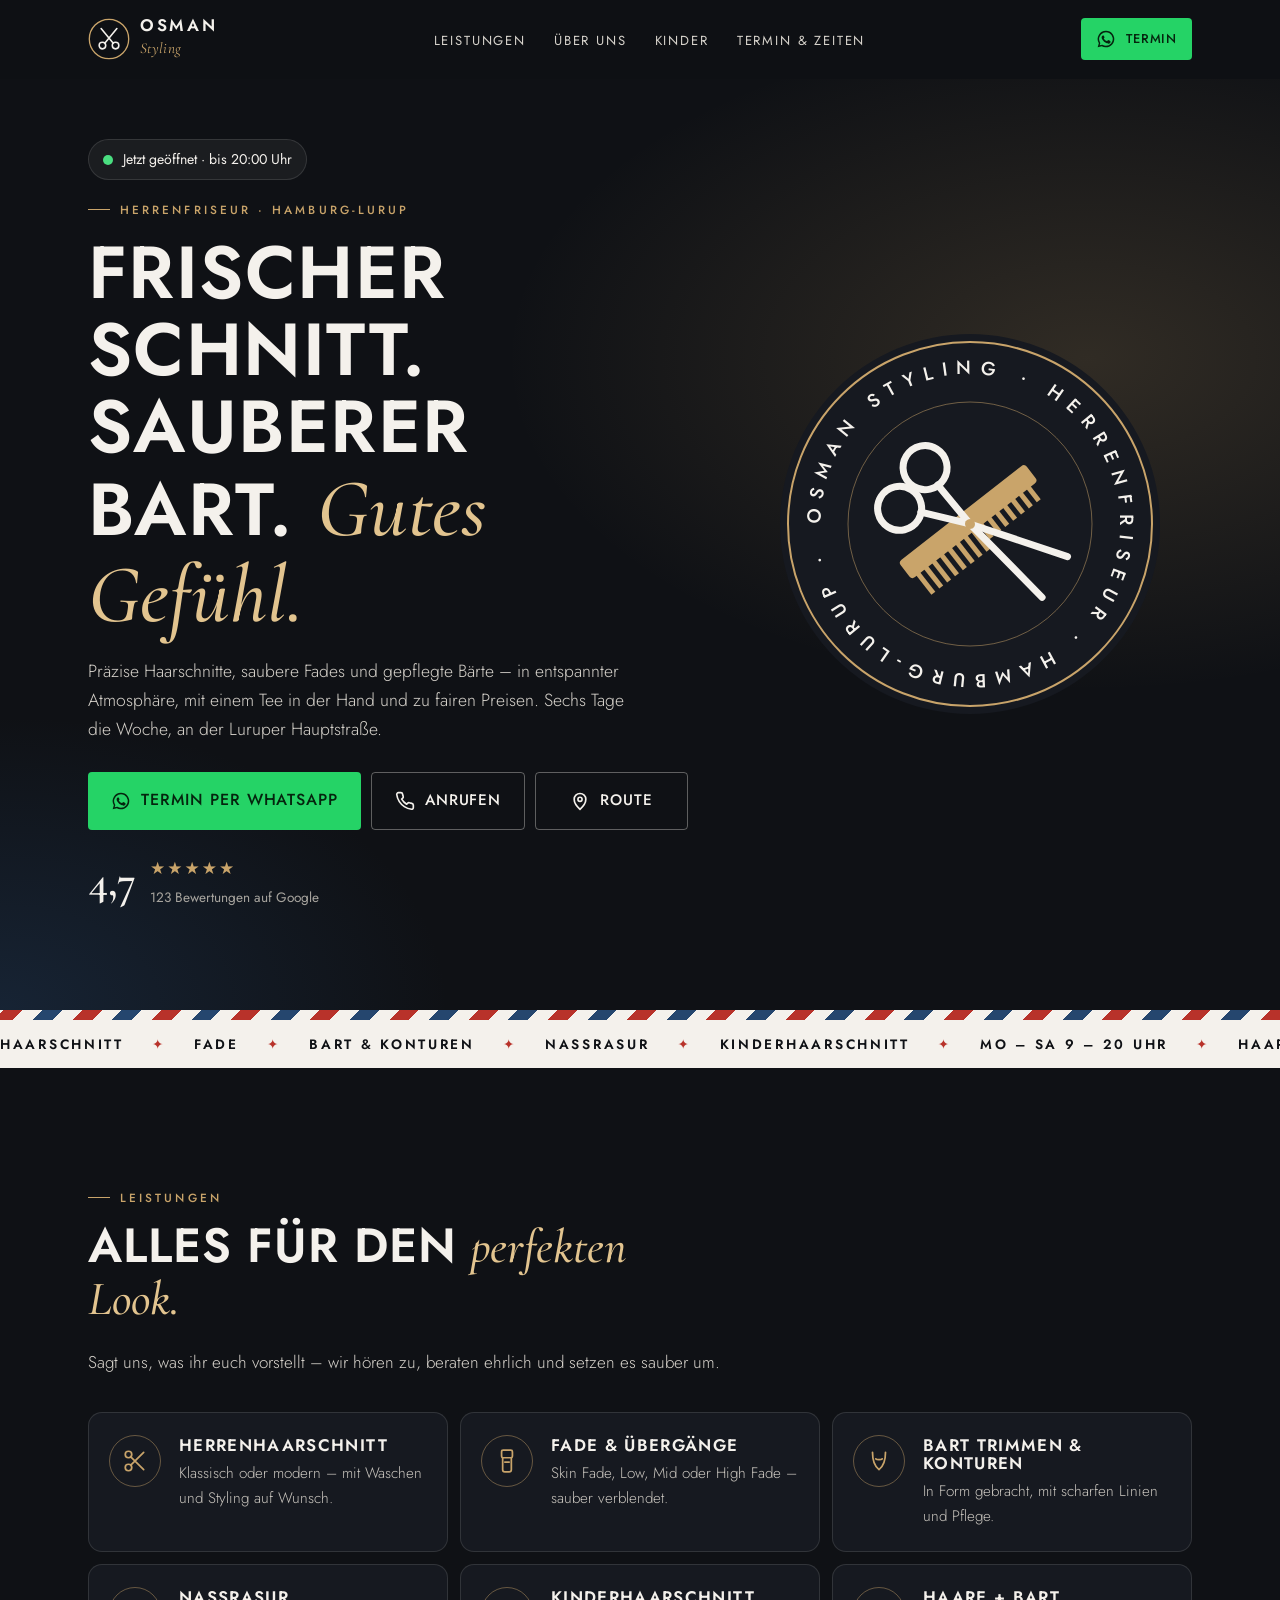
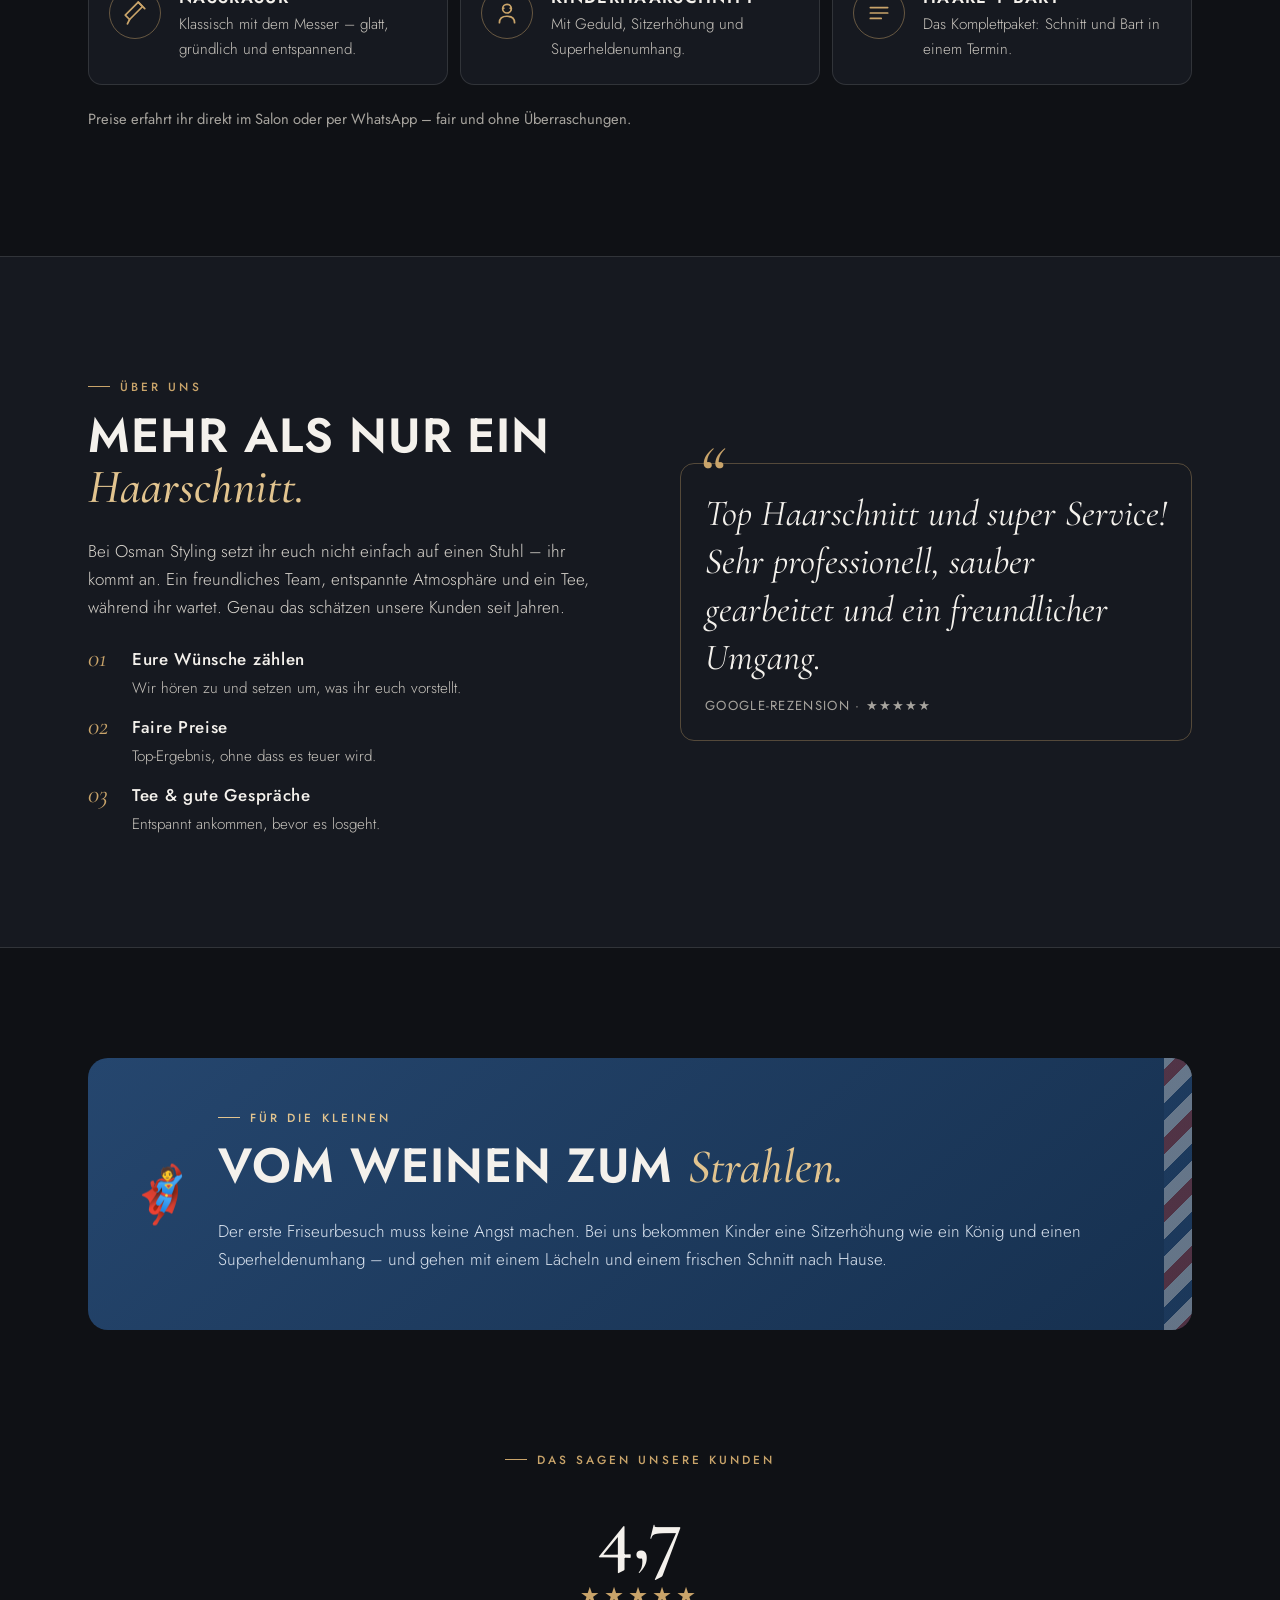
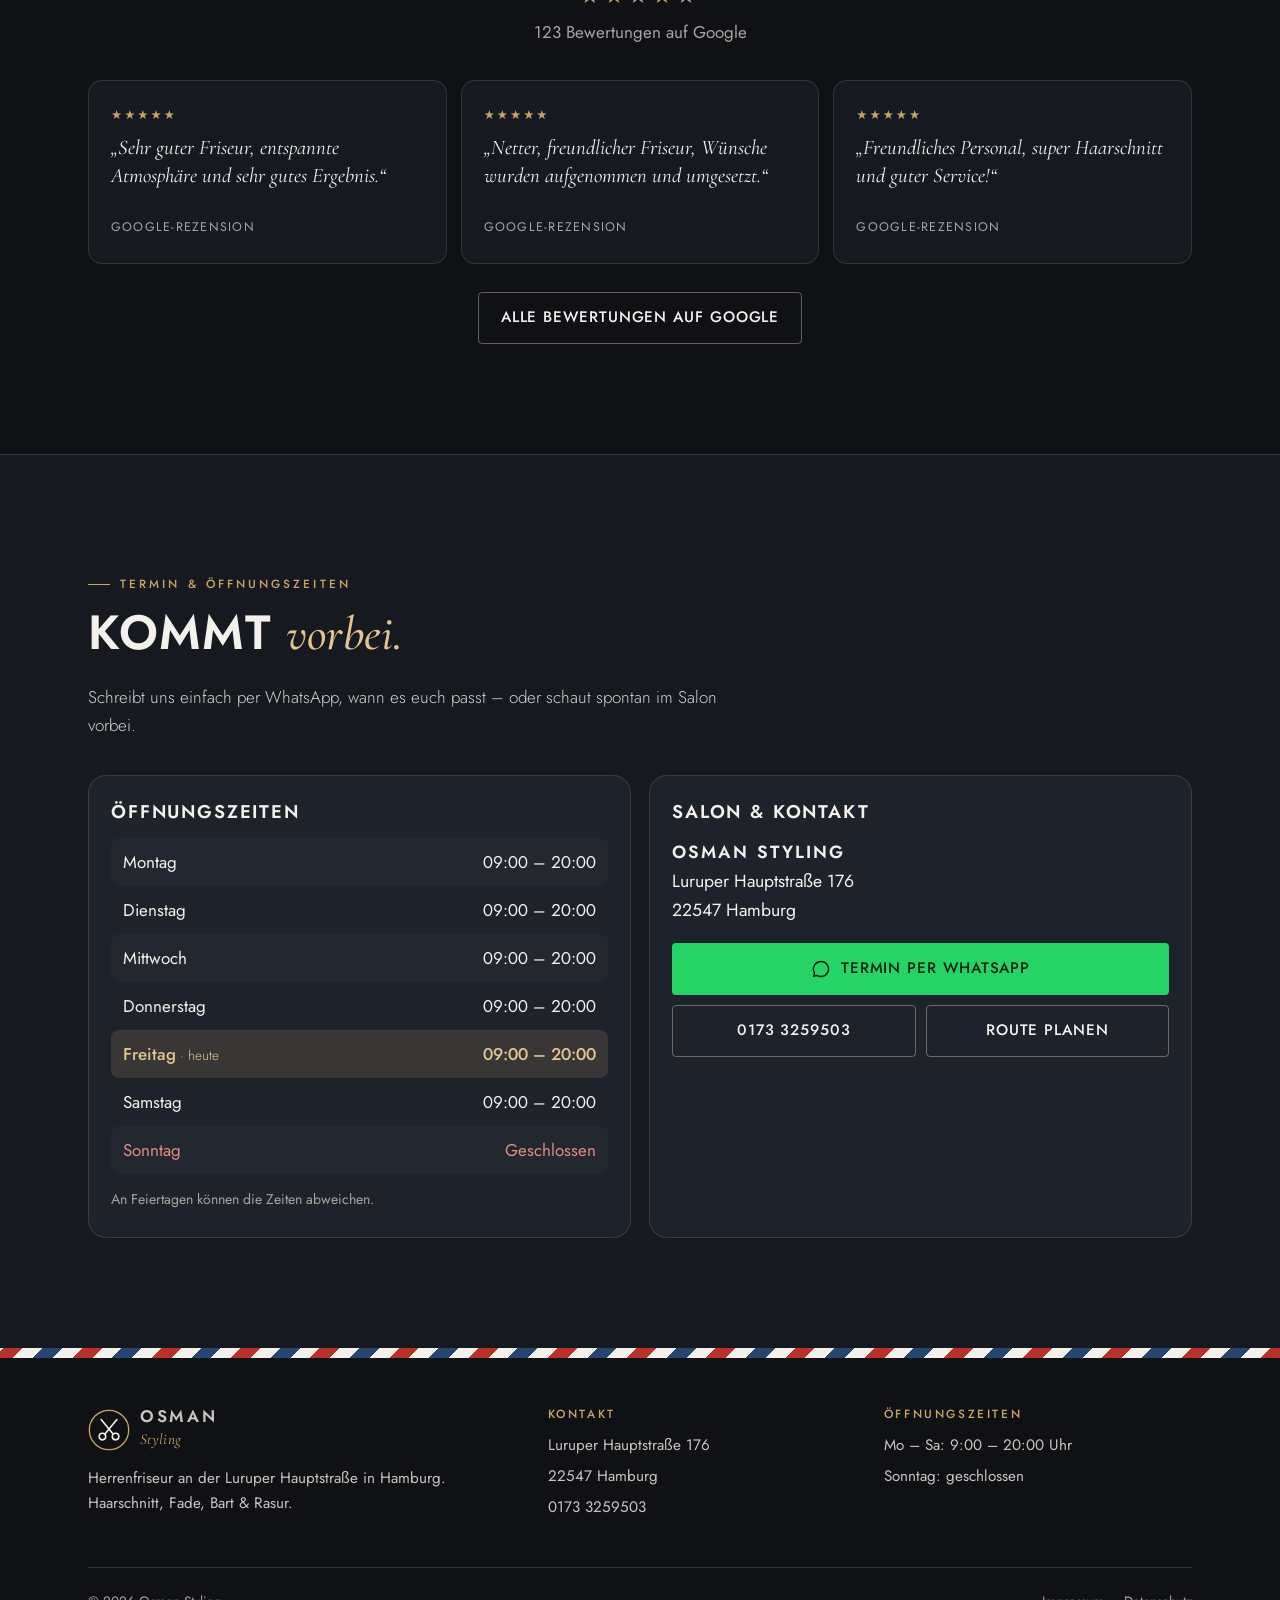
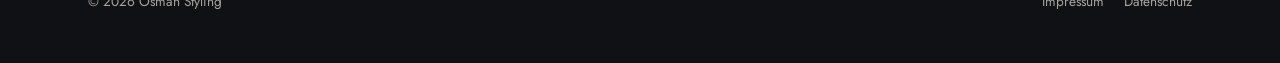
<file: index.html>
<!DOCTYPE html>
<html lang="de">
<head>
<meta charset="UTF-8">
<meta name="viewport" content="width=device-width, initial-scale=1.0, viewport-fit=cover">
<title>Osman Styling – Herrenfriseur in Hamburg-Lurup</title>
<meta name="description" content="Osman Styling, Luruper Hauptstraße 176: Herrenhaarschnitt, Fade, Bart &amp; Rasur, Kinderhaarschnitt. Mo–Sa 9–20 Uhr. Termin per WhatsApp. 4,7 ★ bei über 120 Google-Bewertungen.">
<meta property="og:title" content="Osman Styling – Herrenfriseur Hamburg-Lurup">
<meta property="og:description" content="Frischer Schnitt, sauberer Bart. Mo–Sa 9–20 Uhr, Termin per WhatsApp.">
<meta name="theme-color" content="#0f1115">
<link rel="icon" href="data:image/svg+xml,%3Csvg xmlns='http://www.w3.org/2000/svg' viewBox='0 0 64 64'%3E%3Crect width='64' height='64' rx='14' fill='%230f1115'/%3E%3Ccircle cx='32' cy='32' r='24' fill='none' stroke='%23c9a46a' stroke-width='2.5'/%3E%3Ctext x='32' y='42' font-family='Arial,sans-serif' font-weight='700' font-size='26' fill='%23f4f1ec' text-anchor='middle'%3EO%3C/text%3E%3C/svg%3E">
<link rel="stylesheet" href="fonts/fonts.css">
<link rel="stylesheet" href="style.css">
<script type="application/ld+json">
{
  "@context":"https://schema.org","@type":"BarberShop","name":"Osman Styling",
  "telephone":"+49 173 3259503","priceRange":"€",
  "address":{"@type":"PostalAddress","streetAddress":"Luruper Hauptstraße 176","postalCode":"22547","addressLocality":"Hamburg","addressCountry":"DE"},
  "geo":{"@type":"GeoCoordinates","latitude":53.5937653,"longitude":9.8703792},
  "openingHours":["Mo-Sa 09:00-20:00"],
  "aggregateRating":{"@type":"AggregateRating","ratingValue":"4.7","reviewCount":"123"}
}
</script>
</head>
<body class="no-js">
<script>document.body.classList.remove('no-js')</script>

<!-- ================= HEADER ================= -->
<header id="header">
  <div class="container nav">
    <a href="#top" class="logo" aria-label="Osman Styling – Startseite">
      <svg class="logo-mark" viewBox="0 0 64 64" aria-hidden="true"><circle cx="32" cy="32" r="30" fill="none" stroke="#c9a46a" stroke-width="2"/><g stroke="#f4f1ec" stroke-width="2.4" fill="none" stroke-linecap="round"><circle cx="22" cy="42" r="5"/><circle cx="42" cy="42" r="5"/><path d="M25.5 38.5 44 16M38.5 38.5 20 16"/></g></svg>
      <span><b>Osman</b><small>Styling</small></span>
    </a>
    <ul>
      <li><a href="#leistungen">Leistungen</a></li>
      <li><a href="#ueber">Über uns</a></li>
      <li><a href="#kinder">Kinder</a></li>
      <li><a href="#termin">Termin &amp; Zeiten</a></li>
    </ul>
    <div class="nav-right">
      <a href="#" class="btn btn-wa nav-cta js-wa" target="_blank" rel="noopener" aria-label="Termin per WhatsApp anfragen">
        <svg viewBox="0 0 24 24" fill="currentColor"><path d="M12 2a10 10 0 0 0-8.6 15.1L2 22l5-1.3A10 10 0 1 0 12 2zm0 18.2c-1.5 0-3-.4-4.3-1.2l-.3-.2-3 .8.8-2.9-.2-.3A8.2 8.2 0 1 1 12 20.2zm4.5-6.1c-.2-.1-1.5-.7-1.7-.8s-.4-.1-.6.1-.7.8-.8 1-.3.2-.5.1a6.7 6.7 0 0 1-3.4-2.9c-.3-.4.3-.4.7-1.3.1-.2 0-.3 0-.4l-.8-1.8c-.2-.5-.4-.4-.6-.4h-.5a1 1 0 0 0-.7.3 3 3 0 0 0-.9 2.2 5.1 5.1 0 0 0 1.1 2.7 11.7 11.7 0 0 0 4.5 4c1.7.7 2.3.8 3.2.7a2.7 2.7 0 0 0 1.8-1.3 2.2 2.2 0 0 0 .2-1.3c-.1-.1-.3-.2-.5-.3z"/></svg>
        <span>Termin</span></a>
      <button class="burger" aria-label="Menü öffnen" aria-expanded="false" aria-controls="mobileMenu" onclick="toggleMenu()"><span></span><span></span><span></span></button>
    </div>
  </div>
  <nav class="mobile-menu" id="mobileMenu">
    <a href="#leistungen" onclick="toggleMenu()">Leistungen</a>
    <a href="#ueber" onclick="toggleMenu()">Über uns</a>
    <a href="#kinder" onclick="toggleMenu()">Kinder</a>
    <a href="#termin" onclick="toggleMenu()">Termin &amp; Zeiten</a>
    <a href="#" class="btn btn-wa js-wa" target="_blank" rel="noopener">Termin per WhatsApp</a>
  </nav>
</header>

<main id="top">

<!-- ================= HERO ================= -->
<section class="hero">
  <div class="container hero-grid">
    <div>
      <div class="status" id="status" aria-live="polite"><span class="dot"></span><span id="statusText">Mo – Sa 9 – 20 Uhr geöffnet</span></div>
      <span class="eyebrow" style="display:flex">Herrenfriseur · Hamburg-Lurup</span>
      <h1>Frischer Schnitt. Sauberer Bart. <em>Gutes Gefühl.</em></h1>
      <p class="lead">Präzise Haarschnitte, saubere Fades und gepflegte Bärte – in entspannter Atmosphäre, mit einem Tee in der Hand und zu fairen Preisen. Sechs Tage die Woche, an der Luruper Hauptstraße.</p>

      <div class="quick">
        <a href="#" class="btn btn-wa js-wa" target="_blank" rel="noopener">
          <svg viewBox="0 0 24 24" fill="currentColor"><path d="M12 2a10 10 0 0 0-8.6 15.1L2 22l5-1.3A10 10 0 1 0 12 2zm0 18.2c-1.5 0-3-.4-4.3-1.2l-.3-.2-3 .8.8-2.9-.2-.3A8.2 8.2 0 1 1 12 20.2zm4.5-6.1c-.2-.1-1.5-.7-1.7-.8s-.4-.1-.6.1-.7.8-.8 1-.3.2-.5.1a6.7 6.7 0 0 1-3.4-2.9c-.3-.4.3-.4.7-1.3.1-.2 0-.3 0-.4l-.8-1.8c-.2-.5-.4-.4-.6-.4h-.5a1 1 0 0 0-.7.3 3 3 0 0 0-.9 2.2 5.1 5.1 0 0 0 1.1 2.7 11.7 11.7 0 0 0 4.5 4c1.7.7 2.3.8 3.2.7a2.7 2.7 0 0 0 1.8-1.3 2.2 2.2 0 0 0 .2-1.3c-.1-.1-.3-.2-.5-.3z"/></svg>
          Termin per WhatsApp</a>
        <a href="tel:+491733259503" class="btn btn-line">
          <svg viewBox="0 0 24 24" fill="none" stroke="currentColor" stroke-width="2" stroke-linecap="round" stroke-linejoin="round"><path d="M22 16.9v3a2 2 0 0 1-2.2 2 19.8 19.8 0 0 1-8.6-3.1 19.5 19.5 0 0 1-6-6A19.8 19.8 0 0 1 2.1 4.2 2 2 0 0 1 4.1 2h3a2 2 0 0 1 2 1.7c.1.9.4 1.8.7 2.7a2 2 0 0 1-.5 2.1L8 9.8a16 16 0 0 0 6 6l1.3-1.3a2 2 0 0 1 2.1-.4c.9.3 1.8.6 2.7.7a2 2 0 0 1 1.7 2z"/></svg>
          Anrufen</a>
        <a href="https://www.google.com/maps/dir/?api=1&amp;destination=Osman+Styling,+Luruper+Hauptstra%C3%9Fe+176,+22547+Hamburg" target="_blank" rel="noopener" class="btn btn-line">
          <svg viewBox="0 0 24 24" fill="none" stroke="currentColor" stroke-width="2" stroke-linecap="round" stroke-linejoin="round"><path d="M12 22s7-6.2 7-12a7 7 0 0 0-14 0c0 5.8 7 12 7 12z"/><circle cx="12" cy="10" r="2.5"/></svg>
          Route</a>
      </div>

      <a class="rating" href="https://www.google.com/maps/place/Osman+styling/@53.5937653,9.8703792,17z/data=!4m6!3m5!1s0x47b1870a9dc94c9b:0xafc8818820368c37!8m2!3d53.5937653!4d9.8703792!16s%2Fg%2F11j9z3fmcx" target="_blank" rel="noopener">
        <span class="score">4,7</span>
        <span><span class="stars">★★★★★</span><br><span class="sub">123 Bewertungen auf Google</span></span>
      </a>
    </div>

    <div class="hero-visual" aria-hidden="true">
      <!-- Emblem: Schere & Kamm mit umlaufendem Schriftzug -->
      <svg class="emblem" viewBox="0 0 400 400">
        <defs><path id="ring" d="M200 200 m-150 0 a150 150 0 1 1 300 0 a150 150 0 1 1 -300 0"/></defs>
        <circle cx="200" cy="200" r="190" fill="#161920"/>
        <circle cx="200" cy="200" r="182" fill="none" stroke="#c9a46a" stroke-width="2"/>
        <circle cx="200" cy="200" r="122" fill="none" stroke="#c9a46a" stroke-width="1" opacity=".5"/>
        <g class="spin">
          <text font-family="Jost,sans-serif" font-weight="500" font-size="19" letter-spacing="9" fill="#f4f1ec"><textPath href="#ring">OSMAN STYLING · HERRENFRISEUR · HAMBURG-LURUP · </textPath></text>
        </g>
        <!-- Kamm -->
        <g transform="rotate(-38 200 200)">
          <rect x="120" y="186" width="160" height="22" rx="4" fill="#c9a46a"/>
          <g fill="#c9a46a">
            <rect x="126" y="206" width="5" height="26"/><rect x="136" y="206" width="5" height="26"/><rect x="146" y="206" width="5" height="26"/><rect x="156" y="206" width="5" height="26"/><rect x="166" y="206" width="5" height="26"/><rect x="176" y="206" width="5" height="26"/><rect x="186" y="206" width="5" height="26"/><rect x="196" y="206" width="5" height="26"/><rect x="206" y="206" width="5" height="18"/><rect x="216" y="206" width="5" height="18"/><rect x="226" y="206" width="5" height="18"/><rect x="236" y="206" width="5" height="18"/><rect x="246" y="206" width="5" height="18"/><rect x="256" y="206" width="5" height="18"/><rect x="266" y="206" width="5" height="18"/>
          </g>
        </g>
        <!-- Schere -->
        <g transform="rotate(32 200 200)" stroke="#f4f1ec" stroke-width="7" fill="none" stroke-linecap="round">
          <path d="M200 200 L300 176" />
          <path d="M200 200 L300 224" />
          <circle cx="132" cy="176" r="22"/>
          <circle cx="132" cy="224" r="22"/>
          <path d="M152 184 L200 200 L152 216"/>
          <circle cx="200" cy="200" r="5" fill="#c9a46a" stroke="none"/>
        </g>
      </svg>
    </div>
  </div>
</section>

<div class="pole" aria-hidden="true"></div>

<!-- ================= BAND ================= -->
<div class="band" aria-hidden="true">
  <div class="band-track">
    <span>Haarschnitt</span><span class="s">✦</span><span>Fade</span><span class="s">✦</span><span>Bart &amp; Konturen</span><span class="s">✦</span><span>Nassrasur</span><span class="s">✦</span><span>Kinderhaarschnitt</span><span class="s">✦</span><span>Mo – Sa 9 – 20 Uhr</span><span class="s">✦</span>
    <span>Haarschnitt</span><span class="s">✦</span><span>Fade</span><span class="s">✦</span><span>Bart &amp; Konturen</span><span class="s">✦</span><span>Nassrasur</span><span class="s">✦</span><span>Kinderhaarschnitt</span><span class="s">✦</span><span>Mo – Sa 9 – 20 Uhr</span><span class="s">✦</span>
  </div>
</div>

<!-- ================= LEISTUNGEN ================= -->
<section class="section" id="leistungen">
  <div class="container">
    <div class="section-head reveal">
      <span class="eyebrow">Leistungen</span>
      <h2>Alles für den <em>perfekten Look.</em></h2>
      <p>Sagt uns, was ihr euch vorstellt – wir hören zu, beraten ehrlich und setzen es sauber um.</p>
    </div>
    <div class="services">
      <article class="service reveal">
        <div class="ico"><svg viewBox="0 0 24 24" fill="none" stroke="currentColor" stroke-width="1.6" stroke-linecap="round"><circle cx="6" cy="6" r="3"/><circle cx="6" cy="18" r="3"/><path d="M8.1 8.1 20 20M8.1 15.9 20 4"/></svg></div>
        <div><h3>Herrenhaarschnitt</h3><p>Klassisch oder modern – mit Waschen und Styling auf Wunsch.</p></div>
      </article>
      <article class="service reveal">
        <div class="ico"><svg viewBox="0 0 24 24" fill="none" stroke="currentColor" stroke-width="1.6" stroke-linecap="round"><rect x="7" y="2" width="10" height="7" rx="1.5"/><path d="M8 9v11a2 2 0 0 0 2 2h4a2 2 0 0 0 2-2V9M10 13h4"/></svg></div>
        <div><h3>Fade &amp; Übergänge</h3><p>Skin Fade, Low, Mid oder High Fade – sauber verblendet.</p></div>
      </article>
      <article class="service reveal">
        <div class="ico"><svg viewBox="0 0 24 24" fill="none" stroke="currentColor" stroke-width="1.6" stroke-linecap="round" stroke-linejoin="round"><path d="M6 4c0 8 2 13 6 16 4-3 6-8 6-16"/><path d="M9 10c1 1 5 1 6 0"/></svg></div>
        <div><h3>Bart trimmen &amp; Konturen</h3><p>In Form gebracht, mit scharfen Linien und Pflege.</p></div>
      </article>
      <article class="service reveal">
        <div class="ico"><svg viewBox="0 0 24 24" fill="none" stroke="currentColor" stroke-width="1.6" stroke-linecap="round" stroke-linejoin="round"><path d="M3 14 15 2l4 4L7 18z"/><path d="M7 18l-2 4M15 2l6 6"/></svg></div>
        <div><h3>Nassrasur</h3><p>Klassisch mit dem Messer – glatt, gründlich und entspannend.</p></div>
      </article>
      <article class="service reveal">
        <div class="ico"><svg viewBox="0 0 24 24" fill="none" stroke="currentColor" stroke-width="1.6" stroke-linecap="round" stroke-linejoin="round"><circle cx="12" cy="8" r="4"/><path d="M5 21c0-4 3-6 7-6s7 2 7 6"/><path d="M9 7.5h.01M15 7.5h.01"/></svg></div>
        <div><h3>Kinderhaarschnitt</h3><p>Mit Geduld, Sitzerhöhung und Superheldenumhang.</p></div>
      </article>
      <article class="service reveal">
        <div class="ico"><svg viewBox="0 0 24 24" fill="none" stroke="currentColor" stroke-width="1.6" stroke-linecap="round" stroke-linejoin="round"><path d="M4 7h16M4 12h16M4 17h10"/></svg></div>
        <div><h3>Haare + Bart</h3><p>Das Komplettpaket: Schnitt und Bart in einem Termin.</p></div>
      </article>
    </div>
    <p class="service-note reveal">Preise erfahrt ihr direkt im Salon oder per WhatsApp – fair und ohne Überraschungen.</p>
  </div>
</section>

<!-- ================= ÜBER ================= -->
<section class="section about" id="ueber">
  <div class="container about-grid">
    <div class="reveal">
      <span class="eyebrow">Über uns</span>
      <h2>Mehr als nur ein <em>Haarschnitt.</em></h2>
      <p>Bei Osman Styling setzt ihr euch nicht einfach auf einen Stuhl – ihr kommt an. Ein freundliches Team, entspannte Atmosphäre und ein Tee, während ihr wartet. Genau das schätzen unsere Kunden seit Jahren.</p>
      <ul class="perks">
        <li><span class="n">01</span><div><b>Eure Wünsche zählen</b><span>Wir hören zu und setzen um, was ihr euch vorstellt.</span></div></li>
        <li><span class="n">02</span><div><b>Faire Preise</b><span>Top-Ergebnis, ohne dass es teuer wird.</span></div></li>
        <li><span class="n">03</span><div><b>Tee &amp; gute Gespräche</b><span>Entspannt ankommen, bevor es losgeht.</span></div></li>
      </ul>
    </div>
    <blockquote class="quote-big reveal">
      Top Haarschnitt und super Service! Sehr professionell, sauber gearbeitet und ein freundlicher Umgang.
      <cite>Google-Rezension · ★★★★★</cite>
    </blockquote>
  </div>
</section>

<!-- ================= KINDER ================= -->
<section class="section" id="kinder">
  <div class="container">
    <div class="kids reveal">
      <div class="cape" aria-hidden="true">🦸</div>
      <div>
        <span class="eyebrow">Für die Kleinen</span>
        <h2>Vom Weinen zum <em>Strahlen.</em></h2>
        <p>Der erste Friseurbesuch muss keine Angst machen. Bei uns bekommen Kinder eine Sitzerhöhung wie ein König und einen Superheldenumhang – und gehen mit einem Lächeln und einem frischen Schnitt nach Hause.</p>
      </div>
    </div>
  </div>
</section>

<!-- ================= REVIEWS ================= -->
<section class="section reviews" style="padding-top:0">
  <div class="container">
    <span class="eyebrow">Das sagen unsere Kunden</span>
    <div class="big" style="margin-top:10px">4,7</div>
    <div class="stars" aria-label="4,7 von 5 Sternen">★★★★★</div>
    <p class="count">123 Bewertungen auf Google</p>
    <div class="quotes">
      <div class="quote-card reveal"><span class="s">★★★★★</span><p>„Sehr guter Friseur, entspannte Atmosphäre und sehr gutes Ergebnis.“</p><span>Google-Rezension</span></div>
      <div class="quote-card reveal"><span class="s">★★★★★</span><p>„Netter, freundlicher Friseur, Wünsche wurden aufgenommen und umgesetzt.“</p><span>Google-Rezension</span></div>
      <div class="quote-card reveal"><span class="s">★★★★★</span><p>„Freundliches Personal, super Haarschnitt und guter Service!“</p><span>Google-Rezension</span></div>
    </div>
    <a href="https://www.google.com/maps/place/Osman+styling/@53.5937653,9.8703792,17z/data=!4m6!3m5!1s0x47b1870a9dc94c9b:0xafc8818820368c37!8m2!3d53.5937653!4d9.8703792!16s%2Fg%2F11j9z3fmcx" target="_blank" rel="noopener" class="btn btn-line">Alle Bewertungen auf Google</a>
  </div>
</section>

<!-- ================= TERMIN ================= -->
<section class="section visit" id="termin">
  <div class="container">
    <div class="section-head reveal">
      <span class="eyebrow">Termin &amp; Öffnungszeiten</span>
      <h2>Kommt <em>vorbei.</em></h2>
      <p>Schreibt uns einfach per WhatsApp, wann es euch passt – oder schaut spontan im Salon vorbei.</p>
    </div>
    <div class="visit-grid">
      <div class="box reveal">
        <h3>Öffnungszeiten</h3>
        <ul class="hours" id="hours">
          <li data-day="1"><span>Montag</span><span>09:00 – 20:00</span></li>
          <li data-day="2"><span>Dienstag</span><span>09:00 – 20:00</span></li>
          <li data-day="3"><span>Mittwoch</span><span>09:00 – 20:00</span></li>
          <li data-day="4"><span>Donnerstag</span><span>09:00 – 20:00</span></li>
          <li data-day="5"><span>Freitag</span><span>09:00 – 20:00</span></li>
          <li data-day="6"><span>Samstag</span><span>09:00 – 20:00</span></li>
          <li data-day="0" class="off"><span>Sonntag</span><span>Geschlossen</span></li>
        </ul>
        <p class="note">An Feiertagen können die Zeiten abweichen.</p>
      </div>
      <div class="box reveal">
        <h3>Salon &amp; Kontakt</h3>
        <p class="addr"><strong>Osman Styling</strong><br>Luruper Hauptstraße 176<br>22547 Hamburg</p>
        <div class="contact-actions">
          <a href="#" class="btn btn-wa js-wa" target="_blank" rel="noopener">
            <svg viewBox="0 0 24 24" fill="currentColor"><path d="M12 2a10 10 0 0 0-8.6 15.1L2 22l5-1.3A10 10 0 1 0 12 2zm0 18.2c-1.5 0-3-.4-4.3-1.2l-.3-.2-3 .8.8-2.9-.2-.3A8.2 8.2 0 1 1 12 20.2z"/></svg>
            Termin per WhatsApp</a>
          <a href="tel:+491733259503" class="btn btn-line">0173 3259503</a>
          <a href="https://www.google.com/maps/dir/?api=1&amp;destination=Osman+Styling,+Luruper+Hauptstra%C3%9Fe+176,+22547+Hamburg" target="_blank" rel="noopener" class="btn btn-line">Route planen</a>
        </div>
      </div>
    </div>
  </div>
</section>

</main>

<div class="pole" aria-hidden="true"></div>

<!-- ================= FOOTER ================= -->
<footer>
  <div class="container">
    <div class="foot-grid">
      <div>
        <a href="#top" class="logo">
          <svg class="logo-mark" viewBox="0 0 64 64" aria-hidden="true"><circle cx="32" cy="32" r="30" fill="none" stroke="#c9a46a" stroke-width="2"/><g stroke="#f4f1ec" stroke-width="2.4" fill="none" stroke-linecap="round"><circle cx="22" cy="42" r="5"/><circle cx="42" cy="42" r="5"/><path d="M25.5 38.5 44 16M38.5 38.5 20 16"/></g></svg>
          <span><b>Osman</b><small>Styling</small></span>
        </a>
        <p style="margin-top:14px">Herrenfriseur an der Luruper Hauptstraße in Hamburg. Haarschnitt, Fade, Bart &amp; Rasur.</p>
      </div>
      <div>
        <h4>Kontakt</h4>
        <ul>
          <li>Luruper Hauptstraße 176</li>
          <li>22547 Hamburg</li>
          <li><a href="tel:+491733259503">0173 3259503</a></li>
        </ul>
      </div>
      <div>
        <h4>Öffnungszeiten</h4>
        <ul>
          <li>Mo – Sa: 9:00 – 20:00 Uhr</li>
          <li>Sonntag: geschlossen</li>
        </ul>
      </div>
    </div>
    <div class="foot-bottom">
      <span>© <span id="year">2026</span> Osman Styling</span>
      <nav>
        <a href="impressum.html">Impressum</a>
        <a href="datenschutz.html">Datenschutz</a>
      </nav>
    </div>
  </div>
</footer>

<!-- Mobile Aktionsleiste -->
<div class="sticky-cta" id="stickyCta">
  <a href="#" class="btn btn-wa js-wa" target="_blank" rel="noopener"><svg viewBox="0 0 24 24" fill="currentColor"><path d="M12 2a10 10 0 0 0-8.6 15.1L2 22l5-1.3A10 10 0 1 0 12 2zm0 18.2c-1.5 0-3-.4-4.3-1.2l-.3-.2-3 .8.8-2.9-.2-.3A8.2 8.2 0 1 1 12 20.2z"/></svg>Termin</a>
  <a href="tel:+491733259503" class="btn btn-line"><svg viewBox="0 0 24 24" fill="none" stroke="currentColor" stroke-width="2" stroke-linecap="round" stroke-linejoin="round"><path d="M22 16.9v3a2 2 0 0 1-2.2 2 19.8 19.8 0 0 1-8.6-3.1 19.5 19.5 0 0 1-6-6A19.8 19.8 0 0 1 2.1 4.2 2 2 0 0 1 4.1 2h3a2 2 0 0 1 2 1.7c.1.9.4 1.8.7 2.7a2 2 0 0 1-.5 2.1L8 9.8a16 16 0 0 0 6 6l1.3-1.3a2 2 0 0 1 2.1-.4c.9.3 1.8.6 2.7.7a2 2 0 0 1 1.7 2z"/></svg>Anrufen</a>
  <a href="https://www.google.com/maps/dir/?api=1&amp;destination=Osman+Styling,+Luruper+Hauptstra%C3%9Fe+176,+22547+Hamburg" target="_blank" rel="noopener" class="btn btn-line"><svg viewBox="0 0 24 24" fill="none" stroke="currentColor" stroke-width="2" stroke-linecap="round" stroke-linejoin="round"><path d="M12 22s7-6.2 7-12a7 7 0 0 0-14 0c0 5.8 7 12 7 12z"/><circle cx="12" cy="10" r="2.5"/></svg>Route</a>
</div>

<script>
  document.getElementById('year').textContent = new Date().getFullYear();

  const header = document.getElementById('header');
  const sticky = document.getElementById('stickyCta');
  const onScrollUi = () => {
    header.classList.toggle('scrolled', window.scrollY > 20);
    sticky.classList.toggle('show', window.scrollY > 420);
  };
  window.addEventListener('scroll', onScrollUi, { passive: true });
  onScrollUi();

  function toggleMenu(){
    const m = document.getElementById('mobileMenu');
    const b = document.querySelector('.burger');
    const open = m.classList.toggle('open');
    b.setAttribute('aria-expanded', open);
    document.body.style.overflow = open ? 'hidden' : '';
  }

  // WhatsApp direkt an den Salon – mit vorbereiteter Terminanfrage
  const WA_NUMBER = '491733259503';
  const waText = 'Hallo Osman Styling, ich hätte gern einen Termin. Wann passt es bei euch?';
  document.querySelectorAll('.js-wa').forEach(a => a.href = 'https://wa.me/' + WA_NUMBER + '?text=' + encodeURIComponent(waText));

  // Öffnungszeiten in Stunden, Index = getDay() (0 = Sonntag); null = geschlossen
  const HOURS = [null,[9,20],[9,20],[9,20],[9,20],[9,20],[9,20]];
  const NAMES = ['Sonntag','Montag','Dienstag','Mittwoch','Donnerstag','Freitag','Samstag'];
  const fmt = h => String(Math.floor(h)).padStart(2,'0') + ':' + String(Math.round((h % 1) * 60)).padStart(2,'0');
  function updateStatus(){
    const now = new Date();
    const day = now.getDay();
    const h = now.getHours() + now.getMinutes() / 60;
    const t = HOURS[day];
    const open = !!t && h >= t[0] && h < t[1];
    const el = document.getElementById('status');
    const txt = document.getElementById('statusText');
    el.classList.toggle('open', open);
    el.classList.toggle('closed', !open);
    if (open) txt.textContent = 'Jetzt geöffnet · bis ' + fmt(t[1]) + ' Uhr';
    else if (t && h < t[0]) txt.textContent = 'Geschlossen · öffnet heute ' + fmt(t[0]) + ' Uhr';
    else {
      let d = 1; while (!HOURS[(day + d) % 7]) d++;
      const nd = (day + d) % 7;
      txt.textContent = 'Geschlossen · öffnet ' + (d === 1 ? 'morgen' : NAMES[nd]) + ' ' + fmt(HOURS[nd][0]) + ' Uhr';
    }
    document.querySelectorAll('#hours li').forEach(li => li.classList.toggle('today', +li.dataset.day === day));
  }
  updateStatus();
  setInterval(updateStatus, 60000);

  // Scroll-Reveal – Inhalte sind auch ohne JS sichtbar, die Animation ist nur Bonus.
  const revealEls = [...document.querySelectorAll('.reveal')];
  let ticking = false;
  function revealCheck(){
    ticking = false;
    const limit = window.innerHeight - 40;
    for (const el of revealEls) {
      if (!el.classList.contains('in') && el.getBoundingClientRect().top < limit) el.classList.add('in');
    }
  }
  window.addEventListener('scroll', () => { if (!ticking) { ticking = true; requestAnimationFrame(revealCheck); } }, { passive: true });
  window.addEventListener('resize', revealCheck);
  window.addEventListener('load', revealCheck);
  revealCheck();
  setTimeout(() => revealEls.forEach(el => el.classList.add('in')), 4000);
</script>
</body>
</html>
</file>
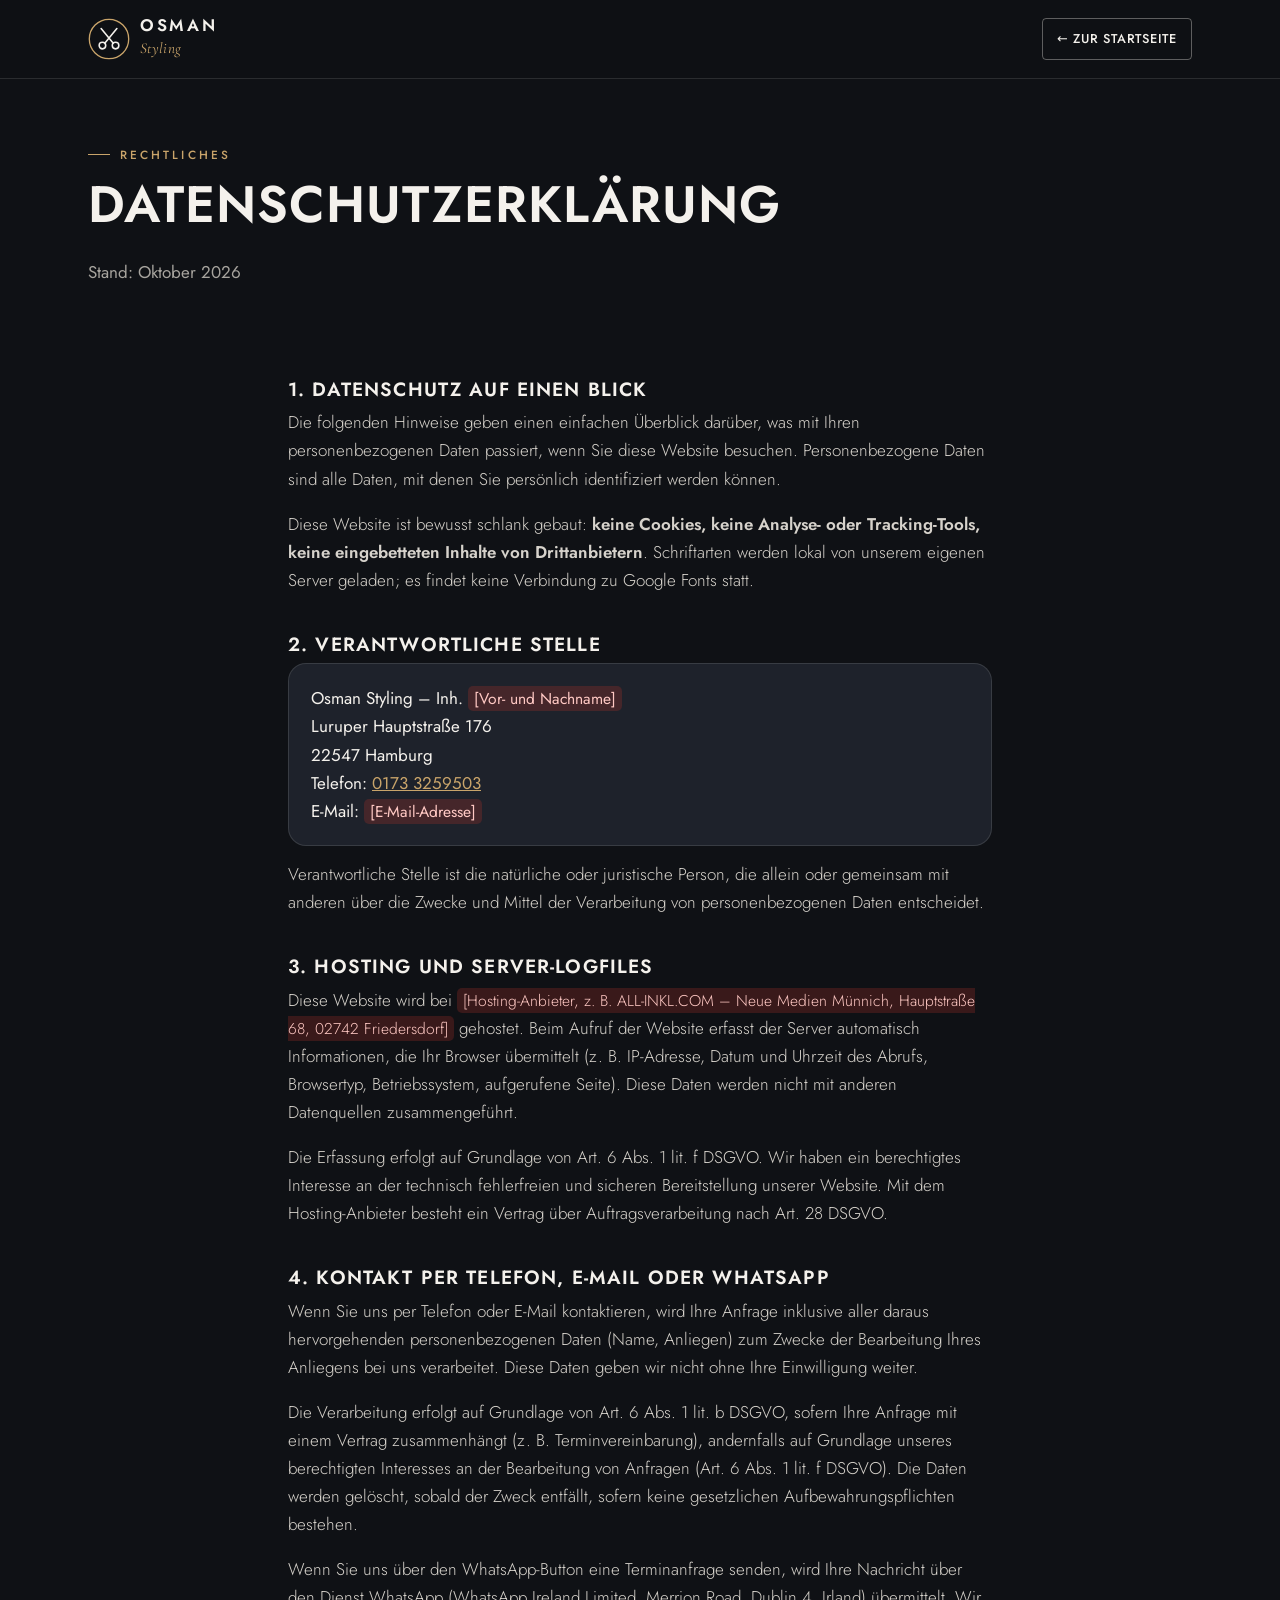
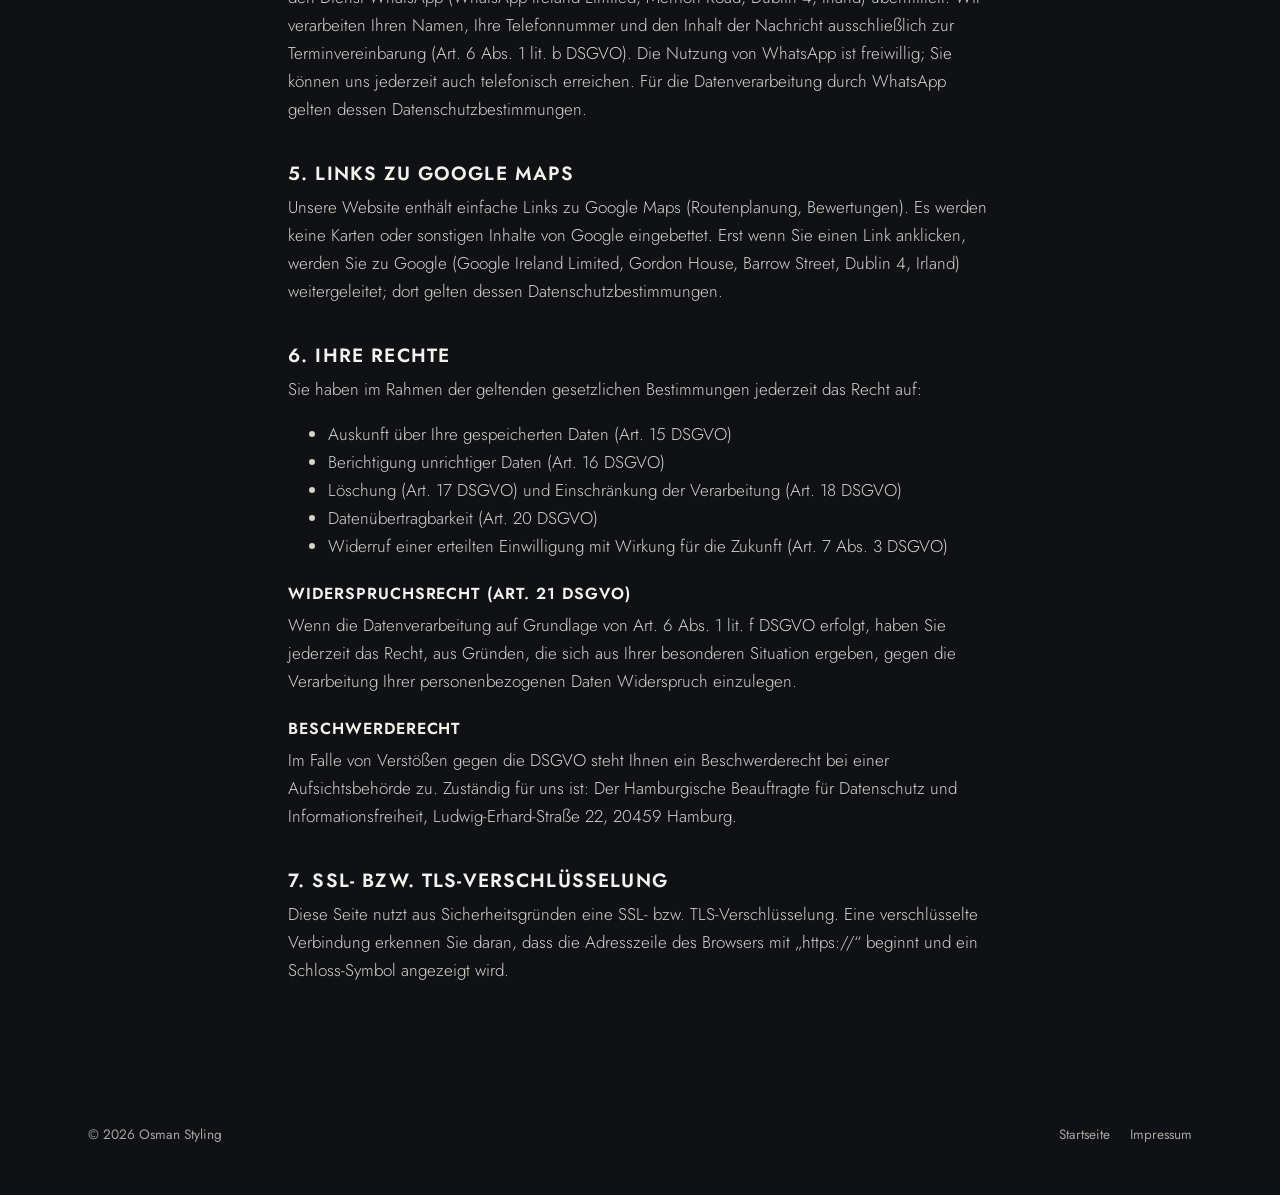
<file: datenschutz.html>
<!DOCTYPE html>
<html lang="de">
<head>
<meta charset="UTF-8">
<meta name="viewport" content="width=device-width, initial-scale=1.0">
<title>Datenschutz – Osman Styling</title>
<meta name="robots" content="noindex, follow">
<meta name="theme-color" content="#0f1115">
<link rel="icon" href="data:image/svg+xml,%3Csvg xmlns='http://www.w3.org/2000/svg' viewBox='0 0 64 64'%3E%3Crect width='64' height='64' rx='14' fill='%230f1115'/%3E%3Ccircle cx='32' cy='32' r='24' fill='none' stroke='%23c9a46a' stroke-width='2.5'/%3E%3Ctext x='32' y='42' font-family='Arial,sans-serif' font-weight='700' font-size='26' fill='%23f4f1ec' text-anchor='middle'%3EO%3C/text%3E%3C/svg%3E">
<link rel="stylesheet" href="fonts/fonts.css">
<link rel="stylesheet" href="style.css">
</head>
<body>
<header id="header" class="scrolled">
  <div class="container nav">
    <a href="index.html" class="logo" aria-label="Osman Styling – Startseite">
      <svg class="logo-mark" viewBox="0 0 64 64" aria-hidden="true"><circle cx="32" cy="32" r="30" fill="none" stroke="#c9a46a" stroke-width="2"/><g stroke="#f4f1ec" stroke-width="2.4" fill="none" stroke-linecap="round"><circle cx="22" cy="42" r="5"/><circle cx="42" cy="42" r="5"/><path d="M25.5 38.5 44 16M38.5 38.5 20 16"/></g></svg>
      <span><b>Osman</b><small>Styling</small></span>
    </a>
    <a href="index.html" class="btn btn-line nav-cta">← Zur Startseite</a>
  </div>
</header>

<main>
  <section class="legal-hero">
    <div class="container">
      <span class="eyebrow">Rechtliches</span>
      <h1>Datenschutz­erklärung</h1>
      <p>Stand: Oktober 2026</p>
    </div>
  </section>

  <section class="legal">
    <div class="container legal-body">
      <h2>1. Datenschutz auf einen Blick</h2>
      <p>Die folgenden Hinweise geben einen einfachen Überblick darüber, was mit Ihren personenbezogenen Daten passiert, wenn Sie diese Website besuchen. Personenbezogene Daten sind alle Daten, mit denen Sie persönlich identifiziert werden können.</p>
      <p>Diese Website ist bewusst schlank gebaut: <strong>keine Cookies, keine Analyse- oder Tracking-Tools, keine eingebetteten Inhalte von Drittanbietern</strong>. Schriftarten werden lokal von unserem eigenen Server geladen; es findet keine Verbindung zu Google Fonts statt.</p>

      <h2>2. Verantwortliche Stelle</h2>
      <div class="box">
        Osman Styling – Inh. <span class="todo">[Vor- und Nachname]</span><br>
        Luruper Hauptstraße 176<br>
        22547 Hamburg<br>
        Telefon: <a href="tel:+491733259503">0173 3259503</a><br>
        E-Mail: <span class="todo">[E-Mail-Adresse]</span>
      </div>
      <p>Verantwortliche Stelle ist die natürliche oder juristische Person, die allein oder gemeinsam mit anderen über die Zwecke und Mittel der Verarbeitung von personenbezogenen Daten entscheidet.</p>

      <h2>3. Hosting und Server-Logfiles</h2>
      <p>Diese Website wird bei <span class="todo">[Hosting-Anbieter, z. B. ALL-INKL.COM – Neue Medien Münnich, Hauptstraße 68, 02742 Friedersdorf]</span> gehostet. Beim Aufruf der Website erfasst der Server automatisch Informationen, die Ihr Browser übermittelt (z. B. IP-Adresse, Datum und Uhrzeit des Abrufs, Browsertyp, Betriebssystem, aufgerufene Seite). Diese Daten werden nicht mit anderen Datenquellen zusammengeführt.</p>
      <p>Die Erfassung erfolgt auf Grundlage von Art. 6 Abs. 1 lit. f DSGVO. Wir haben ein berechtigtes Interesse an der technisch fehlerfreien und sicheren Bereitstellung unserer Website. Mit dem Hosting-Anbieter besteht ein Vertrag über Auftragsverarbeitung nach Art. 28 DSGVO.</p>

      <h2>4. Kontakt per Telefon, E-Mail oder WhatsApp</h2>
      <p>Wenn Sie uns per Telefon oder E-Mail kontaktieren, wird Ihre Anfrage inklusive aller daraus hervorgehenden personenbezogenen Daten (Name, Anliegen) zum Zwecke der Bearbeitung Ihres Anliegens bei uns verarbeitet. Diese Daten geben wir nicht ohne Ihre Einwilligung weiter.</p>
      <p>Die Verarbeitung erfolgt auf Grundlage von Art. 6 Abs. 1 lit. b DSGVO, sofern Ihre Anfrage mit einem Vertrag zusammenhängt (z. B. Terminvereinbarung), andernfalls auf Grundlage unseres berechtigten Interesses an der Bearbeitung von Anfragen (Art. 6 Abs. 1 lit. f DSGVO). Die Daten werden gelöscht, sobald der Zweck entfällt, sofern keine gesetzlichen Aufbewahrungspflichten bestehen.</p>
      <p>Wenn Sie uns über den WhatsApp-Button eine Terminanfrage senden, wird Ihre Nachricht über den Dienst WhatsApp (WhatsApp Ireland Limited, Merrion Road, Dublin 4, Irland) übermittelt. Wir verarbeiten Ihren Namen, Ihre Telefonnummer und den Inhalt der Nachricht ausschließlich zur Terminvereinbarung (Art. 6 Abs. 1 lit. b DSGVO). Die Nutzung von WhatsApp ist freiwillig; Sie können uns jederzeit auch telefonisch erreichen. Für die Datenverarbeitung durch WhatsApp gelten dessen Datenschutzbestimmungen.</p>

      <h2>5. Links zu Google Maps</h2>
      <p>Unsere Website enthält einfache Links zu Google Maps (Routenplanung, Bewertungen). Es werden keine Karten oder sonstigen Inhalte von Google eingebettet. Erst wenn Sie einen Link anklicken, werden Sie zu Google (Google Ireland Limited, Gordon House, Barrow Street, Dublin 4, Irland) weitergeleitet; dort gelten dessen Datenschutzbestimmungen.</p>

      <h2>6. Ihre Rechte</h2>
      <p>Sie haben im Rahmen der geltenden gesetzlichen Bestimmungen jederzeit das Recht auf:</p>
      <ul>
        <li>Auskunft über Ihre gespeicherten Daten (Art. 15 DSGVO)</li>
        <li>Berichtigung unrichtiger Daten (Art. 16 DSGVO)</li>
        <li>Löschung (Art. 17 DSGVO) und Einschränkung der Verarbeitung (Art. 18 DSGVO)</li>
        <li>Datenübertragbarkeit (Art. 20 DSGVO)</li>
        <li>Widerruf einer erteilten Einwilligung mit Wirkung für die Zukunft (Art. 7 Abs. 3 DSGVO)</li>
      </ul>
      <h3>Widerspruchsrecht (Art. 21 DSGVO)</h3>
      <p>Wenn die Datenverarbeitung auf Grundlage von Art. 6 Abs. 1 lit. f DSGVO erfolgt, haben Sie jederzeit das Recht, aus Gründen, die sich aus Ihrer besonderen Situation ergeben, gegen die Verarbeitung Ihrer personenbezogenen Daten Widerspruch einzulegen.</p>
      <h3>Beschwerderecht</h3>
      <p>Im Falle von Verstößen gegen die DSGVO steht Ihnen ein Beschwerderecht bei einer Aufsichtsbehörde zu. Zuständig für uns ist: Der Hamburgische Beauftragte für Datenschutz und Informationsfreiheit, Ludwig-Erhard-Straße 22, 20459 Hamburg.</p>

      <h2>7. SSL- bzw. TLS-Verschlüsselung</h2>
      <p>Diese Seite nutzt aus Sicherheitsgründen eine SSL- bzw. TLS-Verschlüsselung. Eine verschlüsselte Verbindung erkennen Sie daran, dass die Adresszeile des Browsers mit „https://“ beginnt und ein Schloss-Symbol angezeigt wird.</p>
    </div>
  </section>
</main>

<footer>
  <div class="container">
    <div class="foot-bottom" style="margin-top:0;border-top:0;padding-top:0">
      <span>© <span id="year">2026</span> Osman Styling</span>
      <nav><a href="index.html">Startseite</a><a href="impressum.html">Impressum</a></nav>
    </div>
  </div>
</footer>
<script>document.getElementById('year').textContent = new Date().getFullYear();</script>
</body>
</html>
</file>
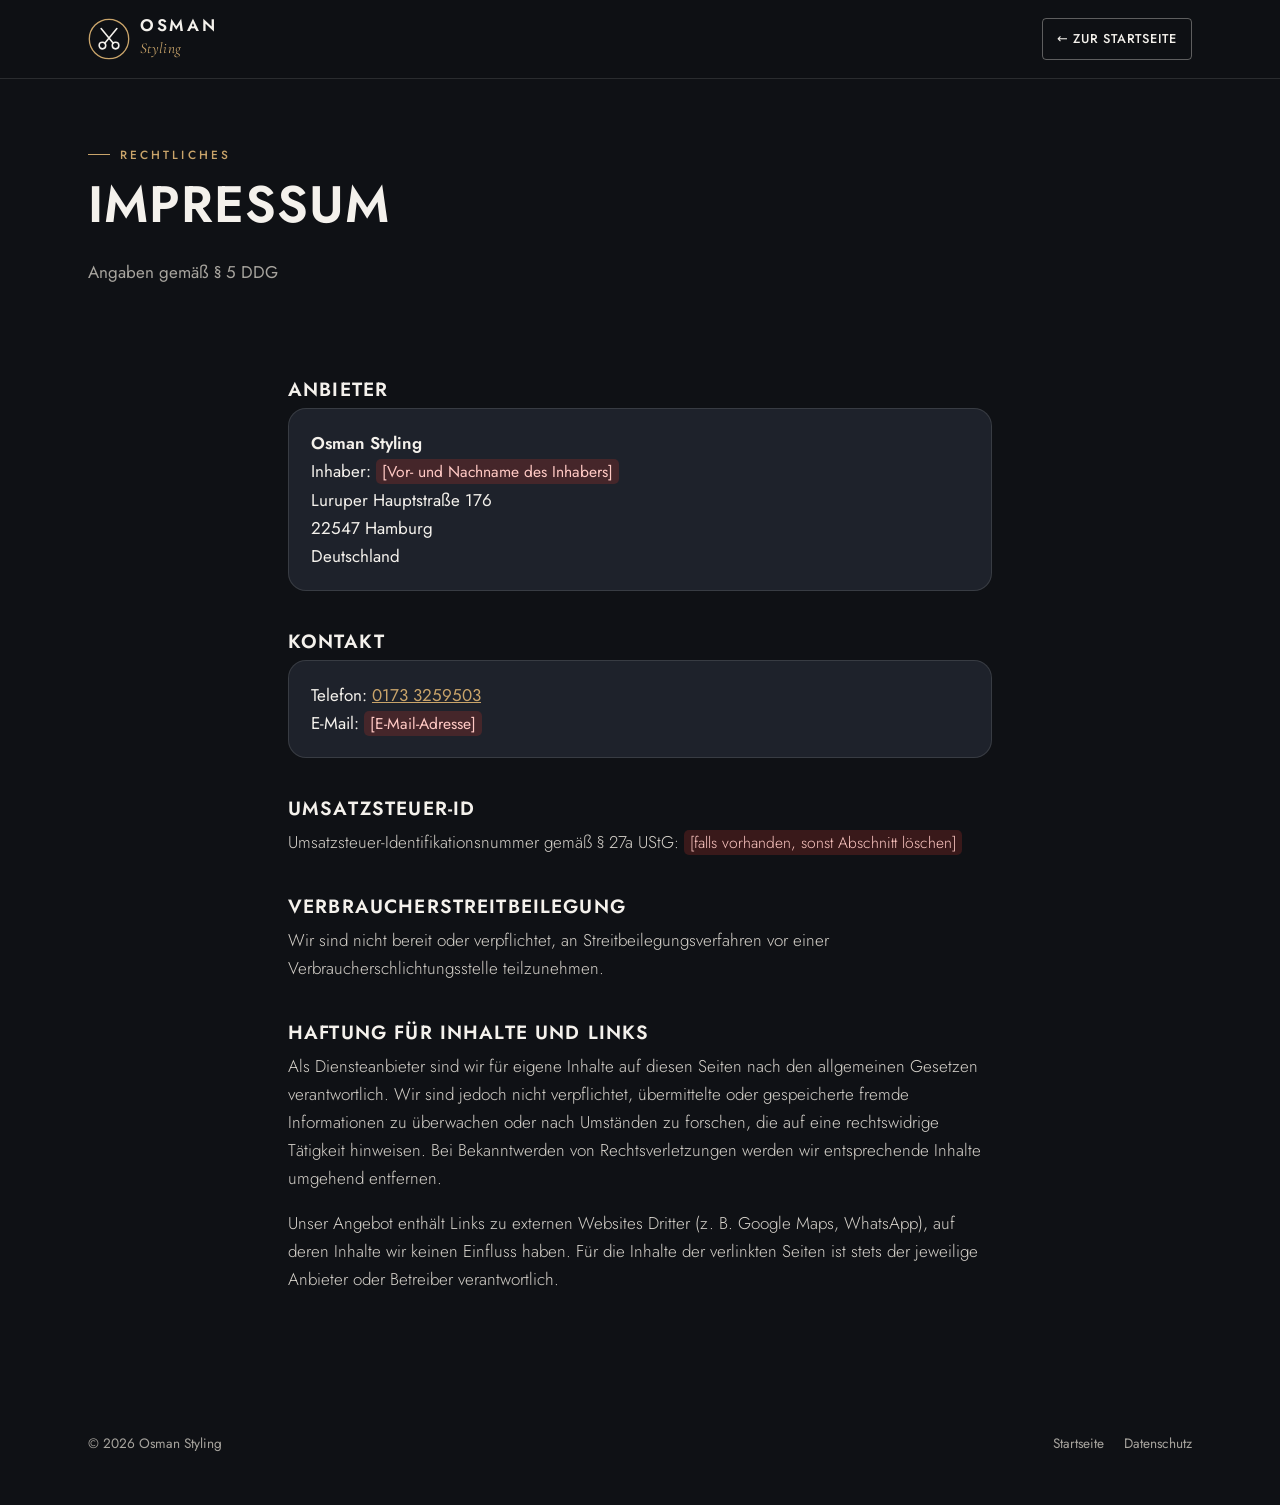
<file: impressum.html>
<!DOCTYPE html>
<html lang="de">
<head>
<meta charset="UTF-8">
<meta name="viewport" content="width=device-width, initial-scale=1.0">
<title>Impressum – Osman Styling</title>
<meta name="robots" content="noindex, follow">
<meta name="theme-color" content="#0f1115">
<link rel="icon" href="data:image/svg+xml,%3Csvg xmlns='http://www.w3.org/2000/svg' viewBox='0 0 64 64'%3E%3Crect width='64' height='64' rx='14' fill='%230f1115'/%3E%3Ccircle cx='32' cy='32' r='24' fill='none' stroke='%23c9a46a' stroke-width='2.5'/%3E%3Ctext x='32' y='42' font-family='Arial,sans-serif' font-weight='700' font-size='26' fill='%23f4f1ec' text-anchor='middle'%3EO%3C/text%3E%3C/svg%3E">
<link rel="stylesheet" href="fonts/fonts.css">
<link rel="stylesheet" href="style.css">
</head>
<body>
<header id="header" class="scrolled">
  <div class="container nav">
    <a href="index.html" class="logo" aria-label="Osman Styling – Startseite">
      <svg class="logo-mark" viewBox="0 0 64 64" aria-hidden="true"><circle cx="32" cy="32" r="30" fill="none" stroke="#c9a46a" stroke-width="2"/><g stroke="#f4f1ec" stroke-width="2.4" fill="none" stroke-linecap="round"><circle cx="22" cy="42" r="5"/><circle cx="42" cy="42" r="5"/><path d="M25.5 38.5 44 16M38.5 38.5 20 16"/></g></svg>
      <span><b>Osman</b><small>Styling</small></span>
    </a>
    <a href="index.html" class="btn btn-line nav-cta">← Zur Startseite</a>
  </div>
</header>

<main>
  <section class="legal-hero">
    <div class="container">
      <span class="eyebrow">Rechtliches</span>
      <h1>Impressum</h1>
      <p>Angaben gemäß § 5 DDG</p>
    </div>
  </section>

  <section class="legal">
    <div class="container legal-body">
      <h2>Anbieter</h2>
      <div class="box">
        <strong>Osman Styling</strong><br>
        Inhaber: <span class="todo">[Vor- und Nachname des Inhabers]</span><br>
        Luruper Hauptstraße 176<br>
        22547 Hamburg<br>
        Deutschland
      </div>

      <h2>Kontakt</h2>
      <div class="box">
        Telefon: <a href="tel:+491733259503">0173 3259503</a><br>
        E-Mail: <span class="todo">[E-Mail-Adresse]</span>
      </div>

      <h2>Umsatzsteuer-ID</h2>
      <p>Umsatzsteuer-Identifikationsnummer gemäß § 27a UStG: <span class="todo">[falls vorhanden, sonst Abschnitt löschen]</span></p>

      <h2>Verbraucher­streit­beilegung</h2>
      <p>Wir sind nicht bereit oder verpflichtet, an Streitbeilegungsverfahren vor einer Verbraucherschlichtungsstelle teilzunehmen.</p>

      <h2>Haftung für Inhalte und Links</h2>
      <p>Als Diensteanbieter sind wir für eigene Inhalte auf diesen Seiten nach den allgemeinen Gesetzen verantwortlich. Wir sind jedoch nicht verpflichtet, übermittelte oder gespeicherte fremde Informationen zu überwachen oder nach Umständen zu forschen, die auf eine rechtswidrige Tätigkeit hinweisen. Bei Bekanntwerden von Rechtsverletzungen werden wir entsprechende Inhalte umgehend entfernen.</p>
      <p>Unser Angebot enthält Links zu externen Websites Dritter (z. B. Google Maps, WhatsApp), auf deren Inhalte wir keinen Einfluss haben. Für die Inhalte der verlinkten Seiten ist stets der jeweilige Anbieter oder Betreiber verantwortlich.</p>
    </div>
  </section>
</main>

<footer>
  <div class="container">
    <div class="foot-bottom" style="margin-top:0;border-top:0;padding-top:0">
      <span>© <span id="year">2026</span> Osman Styling</span>
      <nav><a href="index.html">Startseite</a><a href="datenschutz.html">Datenschutz</a></nav>
    </div>
  </div>
</footer>
<script>document.getElementById('year').textContent = new Date().getFullYear();</script>
</body>
</html>
</file>
<file: fonts/fonts.css>
/* Lokal gehostete Schriften (DSGVO-konform, kein Google-Fonts-Request) */
@font-face{font-family:"Cormorant Garamond";font-style:normal;font-weight:400 700;font-display:swap;src:url(cormorant.woff2) format("woff2")}
@font-face{font-family:"Cormorant Garamond";font-style:italic;font-weight:400 700;font-display:swap;src:url(cormorant-italic.woff2) format("woff2")}
@font-face{font-family:"Jost";font-style:normal;font-weight:300 600;font-display:swap;src:url(jost.woff2) format("woff2")}
</file>
<file: style.css>
/* ===== Osman Styling – Mobile first ===== */
:root{
  --ink:#0f1115;        /* fast schwarz */
  --ink-2:#161920;
  --ink-3:#1e222b;
  --brass:#c9a46a;      /* Messing */
  --brass-2:#e2c48f;
  --white:#f4f1ec;
  --grey:#a7a49e;
  --red:#b8322a;        /* Barber-Pole */
  --blue:#25466e;
  --line:rgba(244,241,236,.12);
  --wa:#25d366;
  --radius:14px;
  --serif:"Cormorant Garamond",Georgia,serif;
  --sans:"Jost",system-ui,-apple-system,"Segoe UI",sans-serif;
}
*,*::before,*::after{box-sizing:border-box}
html{scroll-behavior:smooth;scroll-padding-top:76px;-webkit-text-size-adjust:100%}
body{margin:0;background:var(--ink);color:var(--white);font-family:var(--sans);font-weight:400;font-size:1.0625rem;line-height:1.65;overflow-x:hidden}
img{max-width:100%;display:block}
a{color:inherit}
h1,h2,h3,h4{font-family:var(--sans);font-weight:600;line-height:1.05;margin:0 0 .5em;text-transform:uppercase;letter-spacing:.02em}
h2{font-size:clamp(1.9rem,7.5vw,3rem)}
h1 em,h2 em{font-family:var(--serif);font-style:italic;font-weight:500;text-transform:none;letter-spacing:0;color:var(--brass-2)}
p{margin:0 0 1em}
.container{width:100%;max-width:1160px;margin:0 auto;padding:0 16px}
.eyebrow{display:inline-flex;align-items:center;gap:10px;font-size:.74rem;font-weight:500;letter-spacing:.26em;text-transform:uppercase;color:var(--brass);margin-bottom:14px}
.eyebrow::before{content:"";width:22px;height:1px;background:currentColor}
.section{padding:76px 0}

/* Barber-Pole-Streifen */
.pole{height:10px;background:repeating-linear-gradient(-45deg,var(--red) 0 14px,var(--white) 14px 28px,var(--blue) 28px 42px,var(--white) 42px 56px)}

/* ----- Buttons ----- */
.btn{display:inline-flex;align-items:center;justify-content:center;gap:10px;min-height:52px;padding:0 22px;border-radius:4px;font-family:var(--sans);font-weight:500;font-size:.95rem;letter-spacing:.06em;text-transform:uppercase;text-decoration:none;border:1.5px solid transparent;transition:transform .15s,background .2s,border-color .2s,color .2s;cursor:pointer;white-space:nowrap}
.btn:active{transform:scale(.97)}
.btn svg{width:20px;height:20px;flex:none}
.btn-wa{background:var(--wa);color:#05240e}
.btn-wa:hover{filter:brightness(1.06)}
.btn-brass{background:var(--brass);color:var(--ink)}
.btn-brass:hover{background:var(--brass-2)}
.btn-line{border-color:rgba(244,241,236,.35);color:var(--white);background:transparent}
.btn-line:hover{border-color:var(--brass);color:var(--brass)}

/* ----- Header ----- */
#header{position:sticky;top:0;z-index:50;background:rgba(15,17,21,.97);border-bottom:1px solid transparent;transition:border-color .2s}
#header.scrolled{border-bottom-color:var(--line)}
.nav{display:flex;align-items:center;justify-content:space-between;gap:16px;height:68px}
.logo{display:flex;align-items:center;gap:10px;text-decoration:none}
.logo-mark{width:42px;height:42px;flex:none}
.logo b{display:block;font-weight:600;font-size:1.05rem;line-height:1;letter-spacing:.16em;text-transform:uppercase}
.logo small{display:block;font-family:var(--serif);font-style:italic;font-size:.95rem;color:var(--brass);margin-top:2px;letter-spacing:.02em}
.nav ul{display:none;list-style:none;margin:0;padding:0;gap:28px}
.nav ul a{text-decoration:none;font-size:.82rem;letter-spacing:.14em;text-transform:uppercase;color:#d6d2cb}
.nav ul a:hover{color:var(--brass)}
.nav-right{display:flex;align-items:center;gap:6px}
.nav-cta{min-height:42px;padding:0 14px;font-size:.8rem}
.nav-cta span{display:none}
.burger{width:44px;height:44px;border:0;background:transparent;display:flex;flex-direction:column;justify-content:center;gap:6px;padding:10px;cursor:pointer}
.burger span{display:block;height:2px;background:var(--white);border-radius:2px;transition:transform .25s,opacity .2s}
.burger[aria-expanded="true"] span:nth-child(1){transform:translateY(8px) rotate(45deg)}
.burger[aria-expanded="true"] span:nth-child(2){opacity:0}
.burger[aria-expanded="true"] span:nth-child(3){transform:translateY(-8px) rotate(-45deg)}
.mobile-menu{position:fixed;inset:68px 0 0 0;background:var(--ink);padding:28px 16px;display:flex;flex-direction:column;gap:6px;transform:translateX(100%);transition:transform .3s ease;z-index:49}
.mobile-menu.open{transform:none}
.mobile-menu a:not(.btn){font-size:1.4rem;font-weight:600;letter-spacing:.08em;text-transform:uppercase;text-decoration:none;padding:12px 0;border-bottom:1px solid var(--line)}
.mobile-menu .btn{margin-top:18px}

/* ----- Hero ----- */
.hero{position:relative;padding:30px 0 60px;overflow:hidden;background:
  radial-gradient(ellipse 70% 55% at 85% 30%,rgba(201,164,106,.18),transparent 65%),
  radial-gradient(ellipse 50% 45% at 0% 100%,rgba(37,70,110,.35),transparent 70%),var(--ink)}
.hero-grid{display:grid;gap:30px;align-items:center}
.hero-grid>*{min-width:0}
.status{display:inline-flex;align-items:center;gap:10px;padding:8px 14px;border-radius:999px;background:rgba(255,255,255,.05);border:1px solid var(--line);font-size:.88rem;margin-bottom:20px}
.status .dot{width:10px;height:10px;border-radius:50%;background:var(--grey);flex:none}
.status.open .dot{background:#4ade80;animation:pulse 2s infinite}
.status.closed .dot{background:var(--red)}
@keyframes pulse{0%{box-shadow:0 0 0 0 rgba(74,222,128,.55)}70%{box-shadow:0 0 0 10px rgba(74,222,128,0)}100%{box-shadow:0 0 0 0 rgba(74,222,128,0)}}
.hero h1{font-size:clamp(2.4rem,11vw,4.6rem);margin-bottom:18px}
.hero h1 em{font-size:1.12em}
.hero .lead{font-size:1.1rem;color:#d6d2cb;max-width:32em;font-weight:300}
.quick{display:grid;grid-template-columns:1fr 1fr;gap:10px;margin:28px 0 24px}
.quick .btn{width:100%}
.quick .btn-wa{grid-column:1/-1;min-height:58px;font-size:1rem}
.rating{display:inline-flex;align-items:center;gap:14px;text-decoration:none}
.rating .score{font-family:var(--serif);font-size:2.8rem;font-weight:600;line-height:1}
.rating .stars{color:var(--brass);letter-spacing:2px}
.rating .sub{font-size:.85rem;color:var(--grey)}
.hero-visual{display:flex;justify-content:center}
.emblem{width:100%;max-width:400px;height:auto}
.emblem .spin{transform-origin:200px 200px;animation:spin 60s linear infinite}
@keyframes spin{to{transform:rotate(360deg)}}

/* ----- Band ----- */
.band{background:var(--white);color:var(--ink);overflow:hidden;padding:13px 0;font-size:.85rem;font-weight:600;letter-spacing:.2em;text-transform:uppercase}
.band-track{display:flex;gap:28px;width:max-content;animation:marquee 30s linear infinite}
.band-track span{white-space:nowrap}
.band-track .s{color:var(--red)}
@keyframes marquee{to{transform:translateX(-50%)}}

/* ----- Leistungen ----- */
.section-head{max-width:640px;margin-bottom:36px}
.section-head p{color:#d6d2cb;font-weight:300}
.services{display:grid;gap:12px}
.service{display:flex;gap:18px;align-items:flex-start;background:var(--ink-2);border:1px solid var(--line);border-radius:var(--radius);padding:22px 20px;transition:border-color .2s,transform .2s}
.service:hover{border-color:rgba(201,164,106,.5);transform:translateY(-2px)}
.service .ico{width:52px;height:52px;border-radius:50%;border:1px solid rgba(201,164,106,.45);display:grid;place-items:center;color:var(--brass);flex:none}
.service .ico svg{width:26px;height:26px}
.service h3{font-size:1.05rem;letter-spacing:.08em;margin:2px 0 6px}
.service p{margin:0;color:#c9c5be;font-size:.95rem;font-weight:300}
.service-note{margin-top:22px;font-size:.92rem;color:var(--grey)}
.service-note a{color:var(--brass)}

/* ----- Über ----- */
.about{background:var(--ink-2);border-top:1px solid var(--line);border-bottom:1px solid var(--line)}
.about-grid{display:grid;gap:34px}
.about-grid>*{min-width:0}
.about p{color:#d6d2cb;font-weight:300}
.perks{list-style:none;margin:24px 0 0;padding:0;display:grid;gap:12px}
.perks li{display:flex;gap:14px;align-items:flex-start}
.perks .n{font-family:var(--serif);font-style:italic;font-size:1.6rem;color:var(--brass);line-height:1;min-width:30px}
.perks b{display:block;font-weight:500;letter-spacing:.04em}
.perks span{color:#c9c5be;font-size:.95rem;font-weight:300}
.quote-big{font-family:var(--serif);font-style:italic;font-size:clamp(1.6rem,6vw,2.3rem);line-height:1.3;margin:0;padding:26px 24px;border:1px solid rgba(201,164,106,.35);border-radius:var(--radius);position:relative}
.quote-big::before{content:"“";position:absolute;top:-30px;left:16px;font-size:5rem;color:var(--brass);line-height:1}
.quote-big cite{display:block;margin-top:16px;font-family:var(--sans);font-style:normal;font-size:.82rem;letter-spacing:.1em;text-transform:uppercase;color:var(--grey)}

/* ----- Kids ----- */
.kids{display:grid;gap:22px;background:linear-gradient(140deg,var(--blue),#16304f);border-radius:20px;padding:32px 52px 32px 22px;position:relative;overflow:hidden}
.kids::after{content:"";position:absolute;right:0;top:0;bottom:0;width:28px;background:repeating-linear-gradient(-45deg,var(--red) 0 12px,var(--white) 12px 24px,var(--blue) 24px 36px,var(--white) 36px 48px);opacity:.35}
.kids p{color:#dbe4f0;font-weight:300}
.kids .eyebrow{color:var(--brass-2)}
.kids .cape{font-size:3.4rem;line-height:1}

/* ----- Reviews ----- */
.reviews{text-align:center}
.reviews .eyebrow{justify-content:center}
.reviews .big{font-family:var(--serif);font-size:5rem;font-weight:600;line-height:1}
.reviews .stars{color:var(--brass);font-size:1.4rem;letter-spacing:4px;margin:4px 0}
.reviews .count{color:var(--grey)}
.quotes{display:grid;gap:14px;margin:34px 0 28px;text-align:left}
.quote-card{background:var(--ink-2);border:1px solid var(--line);border-radius:var(--radius);padding:24px 22px}
.quote-card .s{color:var(--brass);letter-spacing:2px;display:block;margin-bottom:8px}
.quote-card p{font-family:var(--serif);font-style:italic;font-size:1.3rem;line-height:1.35}
.quote-card span{font-size:.78rem;letter-spacing:.1em;text-transform:uppercase;color:var(--grey)}

/* ----- Termin / Besuch ----- */
.visit{background:var(--ink-2);border-top:1px solid var(--line)}
.visit-grid{display:grid;gap:18px}
.visit-grid>*{min-width:0}
.box{background:var(--ink-3);border:1px solid var(--line);border-radius:18px;padding:26px 22px}
.box h3{font-size:1.15rem;letter-spacing:.1em;margin-bottom:16px}
.hours{list-style:none;margin:0;padding:0}
.hours li{display:flex;justify-content:space-between;gap:12px;padding:10px 12px;border-radius:8px;font-variant-numeric:tabular-nums}
.hours li:nth-child(odd){background:rgba(255,255,255,.025)}
.hours li.off{color:#e08a83}
.hours li.today{background:rgba(201,164,106,.16);color:var(--brass-2);font-weight:500}
.hours li.today span:first-child::after{content:" · heute";font-weight:300;font-size:.85rem}
.note{font-size:.88rem;color:var(--grey);margin:14px 0 0}
.addr{font-size:1.1rem;margin-bottom:18px}
.addr strong{letter-spacing:.12em;text-transform:uppercase;font-weight:600}
.contact-actions{display:grid;gap:10px}

/* ----- Footer ----- */
footer{padding:50px 0 120px;font-size:.95rem;color:#c9c5be}
.foot-grid{display:grid;gap:28px}
footer h4{font-size:.74rem;font-weight:500;letter-spacing:.22em;color:var(--brass);margin-bottom:12px}
footer ul{list-style:none;margin:0;padding:0}
footer li{margin-bottom:6px}
footer a{text-decoration:none}
footer a:hover{color:var(--brass)}
.foot-bottom{display:flex;flex-direction:column;gap:12px;margin-top:36px;padding-top:22px;border-top:1px solid var(--line);font-size:.85rem;color:var(--grey)}
.foot-bottom nav{display:flex;gap:20px}

/* ----- Sticky Aktionsleiste (mobil) ----- */
.sticky-cta{position:fixed;left:0;right:0;bottom:0;z-index:40;display:grid;grid-template-columns:1.3fr 1fr 1fr;gap:8px;padding:10px 12px calc(10px + env(safe-area-inset-bottom));background:rgba(15,17,21,.97);border-top:1px solid var(--line);transform:translateY(110%);transition:transform .3s}
.sticky-cta.show{transform:none}
.sticky-cta .btn{min-height:48px;padding:0 6px;font-size:.78rem;gap:6px;letter-spacing:.04em}
.sticky-cta .btn svg{width:18px;height:18px}

/* ----- Reveal ----- */
body:not(.no-js) .reveal{opacity:0;transform:translateY(24px);transition:opacity .7s ease,transform .7s ease}
body:not(.no-js) .reveal.in{opacity:1;transform:none}
@media (prefers-reduced-motion:reduce){
  *{animation:none!important;transition:none!important}
  body:not(.no-js) .reveal{opacity:1;transform:none}
}

/* ----- Rechtliche Seiten ----- */
.legal-hero{padding:56px 0 24px}
.legal-hero h1{font-size:clamp(2rem,8vw,3.2rem)}
.legal-hero p{color:var(--grey)}
.legal{padding:12px 0 72px}
.legal-body{max-width:760px}
.legal-body h2{font-size:1.2rem;letter-spacing:.06em;margin-top:40px}
.legal-body h3{font-size:1rem;letter-spacing:.06em;margin-top:26px}
.legal-body p,.legal-body li{color:#d6d2cb;font-weight:300}
.legal-body a{color:var(--brass)}
.legal-body .box{margin-bottom:14px;padding:20px 22px}
.todo{background:rgba(184,50,42,.25);color:#ffc9c4;padding:1px 6px;border-radius:5px;font-size:.92em}

/* ===== Tablet ===== */
@media (min-width:640px){
  .container{padding:0 28px}
  .quick{grid-template-columns:1.5fr 1fr 1fr}
  .quick .btn-wa{grid-column:auto}
  .services{grid-template-columns:1fr 1fr}
  .quotes{grid-template-columns:repeat(3,1fr)}
  .contact-actions{grid-template-columns:1fr 1fr}
  .contact-actions .btn-wa{grid-column:1/-1}
  .kids{grid-template-columns:auto 1fr;align-items:center;padding:40px 80px 40px 40px}
  .foot-grid{grid-template-columns:1.4fr 1fr 1fr}
  .foot-bottom{flex-direction:row;justify-content:space-between}
  .nav-cta span{display:inline}
}

/* ===== Desktop ===== */
@media (min-width:960px){
  .section{padding:110px 0}
  .nav{height:78px}
  .nav ul{display:flex}
  .burger,.mobile-menu{display:none}
  .hero{padding:60px 0 100px}
  .hero-grid{grid-template-columns:1.15fr .85fr;gap:60px}
  .services{grid-template-columns:repeat(3,1fr)}
  .about-grid{grid-template-columns:1fr 1fr;gap:80px;align-items:center}
  .visit-grid{grid-template-columns:1fr 1fr}
  .sticky-cta{display:none}
  footer{padding-bottom:50px}
}
</file>
